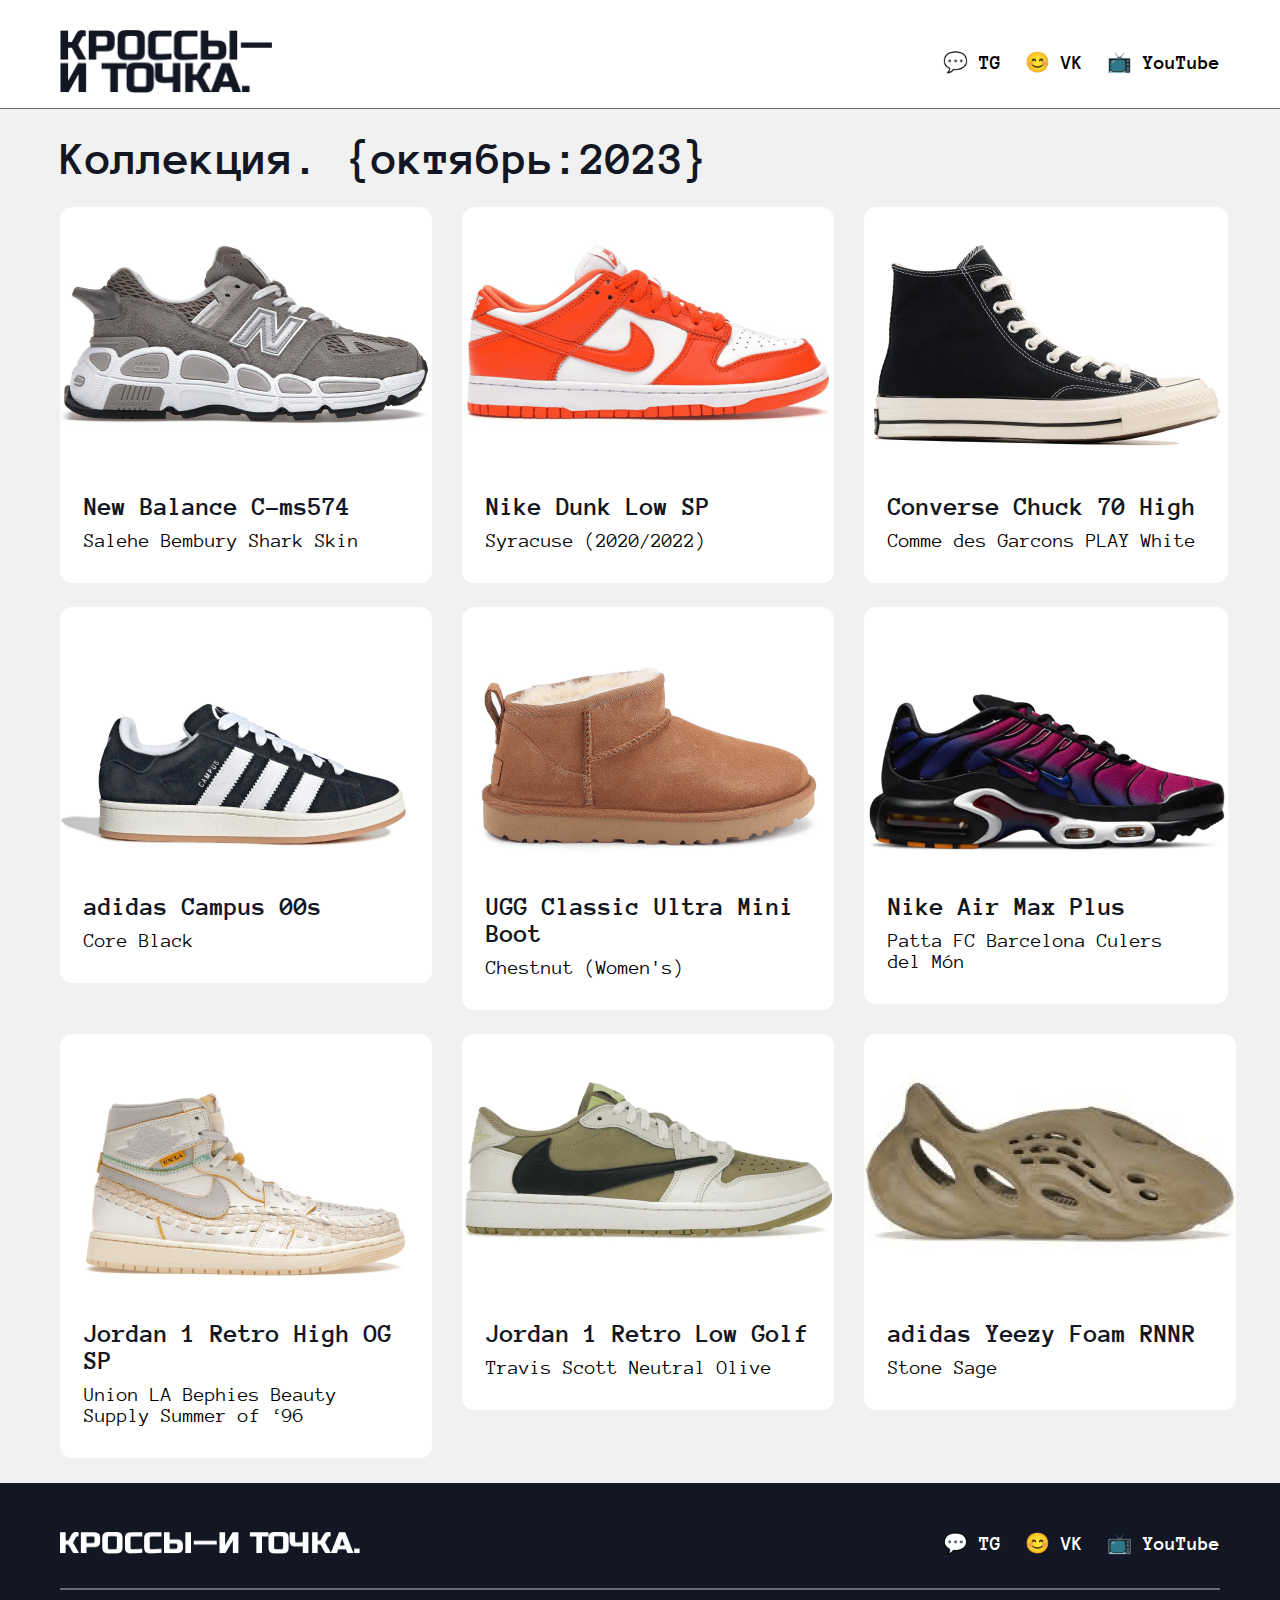
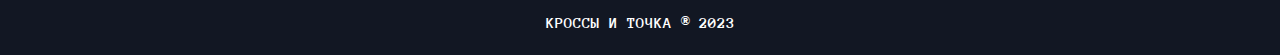
<file: index.html>
<html lang="ru">
  <head>
    <meta charset="UTF-8">
    <meta name="viewport" content="width=device-width, initial-scale=1.0">
    <title>Кроссы — и точка</title>
    <link rel="stylesheet" href="index/style.css"/>
  </head>
  <body>
    
    <header>
      <nav>
        <a class="logo" href=""><img src="img/logo.png" alt="logo" class="logo-img"></a>
        <ul class="contacts">
          <li class="contact"><a href="">💬 TG</a></li>
          <li class="contact"><a href="">😊 VK</a></li>
          <li class="contact"><a href="">📺 YouTube</a></li>
        </ul>
      </nav>
      
    </header>
    
    <main>
      <div class="main-container">
        <h2 class="section-title">Коллекция. {октябрь:2023}</h2>
        
        <div class="three-sneakers-section">
          <a href="sneaker-page1.html">
            <div class="sneaker">
              <img alt="adidas Yeezy Foam RNR" src="img/image 6.png" class="container__image" />
              <div class="container-text-section">
                <h3 class="container__title">
                  New Balance C-ms574
                </h3>
                <p class="container__text">
                  Salehe Bembury Shark Skin
                </p>
              </div>
            </div>
          </a>
            
  
            <a href="sneaker-page2.html">
              <div class="sneaker">
                <img alt="adidas Yeezy Foam RNR" src="img/image 7.png" class="container__image" />
                <div class="container-text-section">
                  <h3 class="container__title">
                    Nike Dunk Low SP
                  </h3>
                  <p class="container__text">
                    Syracuse (2020/2022)
                  </p>
                </div>
              </div>
            </a>
  
            <a href="sneaker-page3.html">
              <div class="sneaker">
                <img alt="adidas Yeezy Foam RNR" src="img/image 4.png" class="container__image" />
                <div class="container-text-section">
                  <h3 class="container__title">
                    Converse Chuck 70 High
                  </h3>
                  <p class="container__text">
                    Comme des Garcons PLAY White
                  </p>
                </div>
              </div>
            </a>
          </div>

          <div class="three-sneakers-section">
            <a href="#">
              <div class="sneaker">
                <img alt="adidas Yeezy Foam RNR" src="img/image 3.png" class="container__image" />
                <div class="container-text-section">
                  <h3 class="container__title">
                    adidas Campus 00s
                  </h3>
                  <p class="container__text">
                    Core Black
                  </p>
                </div>
              </div>
            </a>

            <a href="#">
              <div class="sneaker">
                <img alt="adidas Yeezy Foam RNR" src="img/image 5.png" class="container__image" />
                <div class="container-text-section">
                  <h3 class="container__title">
                    UGG Classic Ultra Mini Boot
                  </h3>
                  <p class="container__text">
                    Chestnut (Women's)
                  </p>
                </div>
              </div>
            </a>

            <a href="#">
              <div class="sneaker">
                <img alt="Jordan 1 Retro Low Golf" src="img/image 1.png" class="container__image" />
                <div class="container-text-section">
                  <h3 class="container__title">
                    Nike Air Max Plus
                  </h3>
                  <p class="container__text">
                    Patta FC Barcelona Culers del
                    Món
                  </p>
                </div>
              </div>
            </a>
          </div>

          <div class="three-sneakers-section">
            <a href="#">
              <div class="sneaker">
                <img alt="Nike Dunk Low SP" src="img/image 2.png" class="container__image" />
                <div class="container-text-section">
                  <h3 class="container__title">
                    Jordan 1 Retro High OG SP
                  </h3>
                  <p class="container__text">
                    Union LA Bephies Beauty Supply Summer of ‘96
                  </p>
                </div>
              </div>
            </a>

            <a href="#">
              <div class="sneaker">
                <img alt="adidas Yeezy Foam RNR" src="img/image 8.png" class="container__image" />
                <div class="container-text-section">
                  <h3 class="container__title">
                    Jordan 1 Retro Low Golf</h3>
                  <p class="container__text">
                    Travis Scott Neutral Olive</p>
                </div>
              </div>
            </a>

            <a href="#">
              <div class="sneaker">
                <img alt="adidas Yeezy Foam RNR" src="img/image 9.png" class="container__image" />
                <div class="container-text-section">
                  <h3 class="container__title">
                    adidas Yeezy Foam RNNR</h3>
                  <p class="container__text">
                    Stone Sage</p>
                </div>
              </div>
            </a>
          </div>
      </div>
    </main>

    <footer>
      <nav>
        <a href="#"><img src="img/logo-footer.png" alt="logo" class="logo-img-footer"></a>
        <ul class="contacts">
          <li class="contact"><a href="">💬 TG</a></li>
          <li class="contact"><a href="">😊 VK</a></li>
          <li class="contact"><a href="">📺 YouTube</a></li>
        </ul>
      </nav>
      <h4 class="footer-text">КРОССЫ И ТОЧКА ® 2023</h4>
    </footer>
  </body> 
</html>
</file>
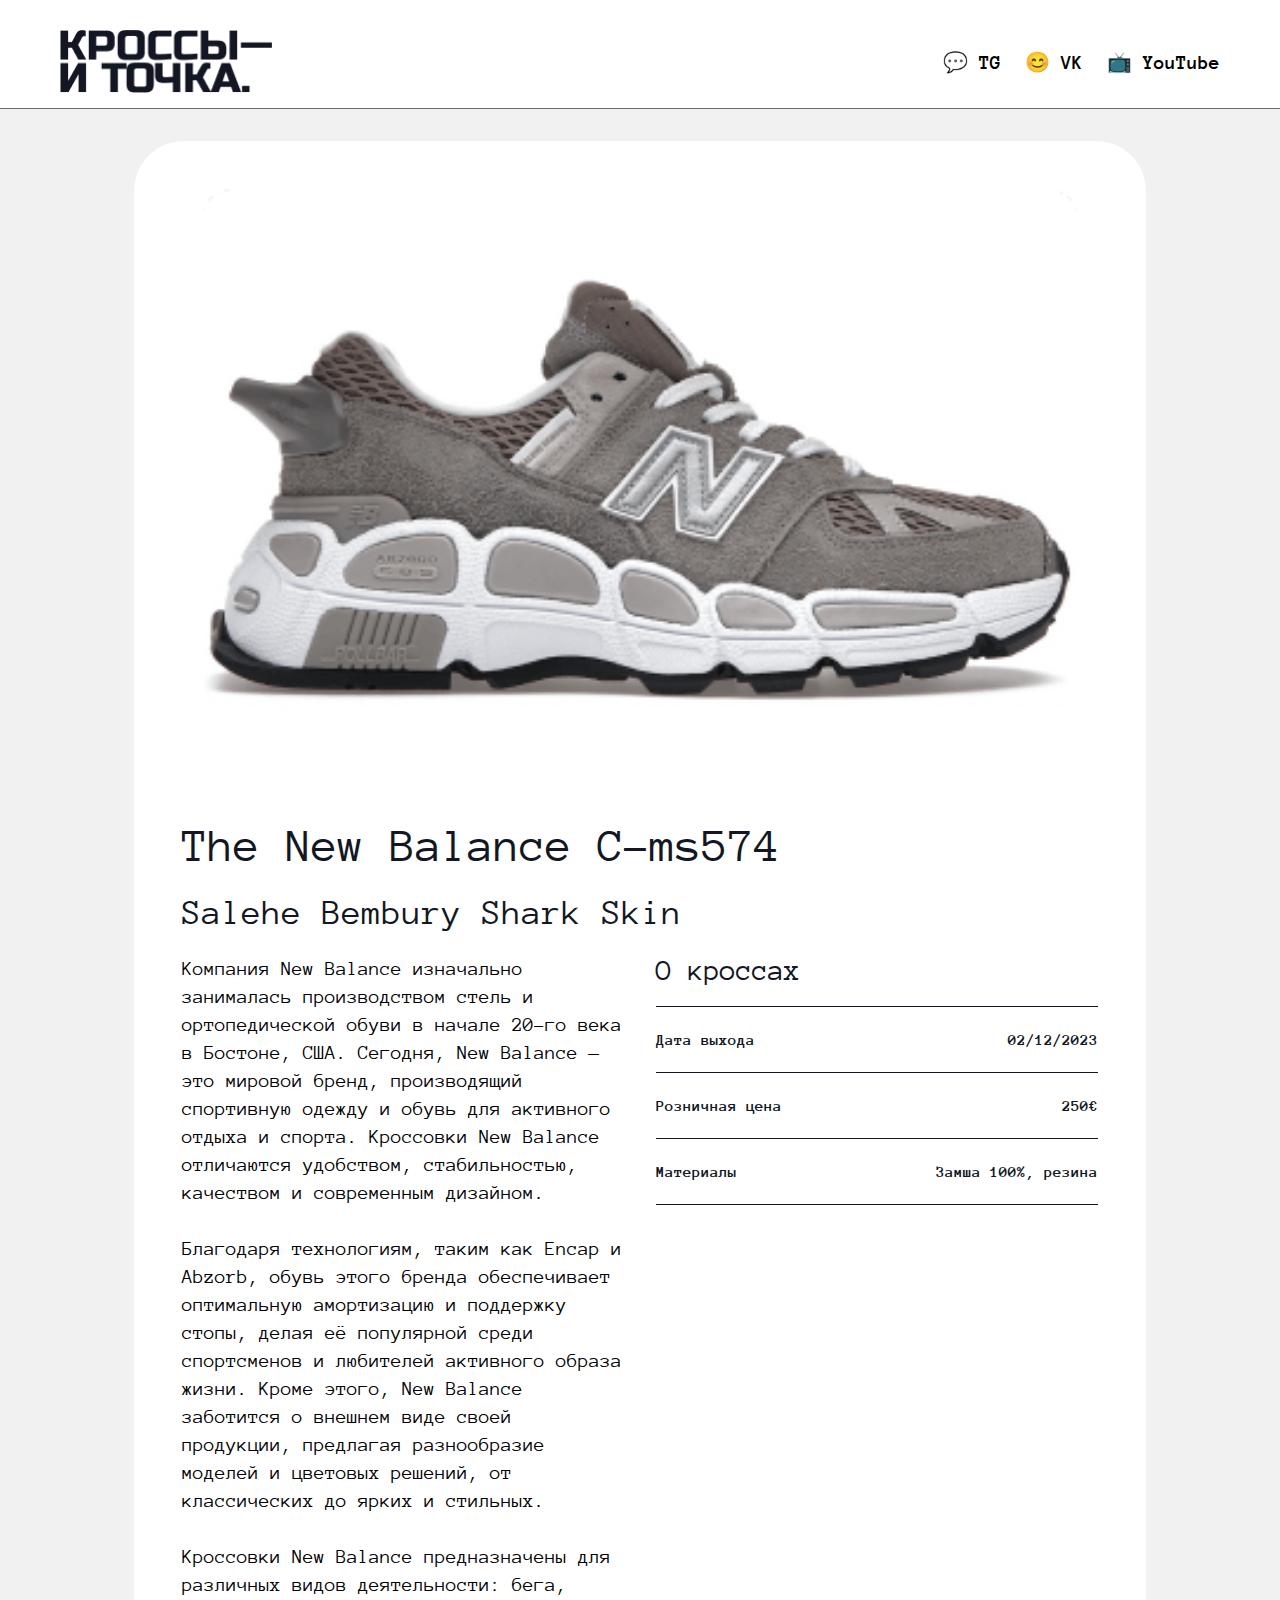
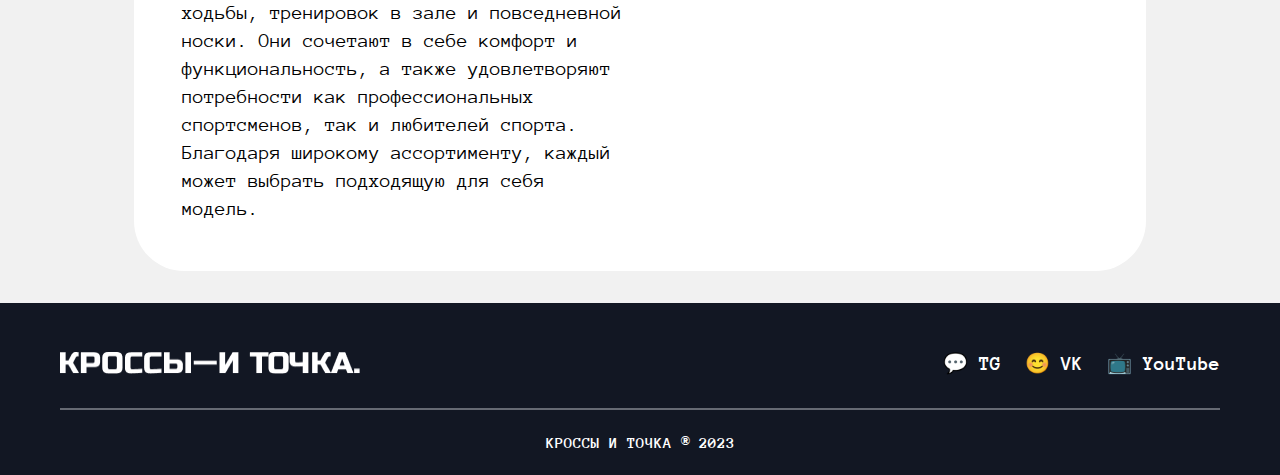
<file: sneaker-page1.html>
<html lang="ru">
  <head>
    <meta charset="UTF-8">
    <meta name="viewport" content="width=device-width, initial-scale=1.0">
    <title>Кроссы — и точка</title>
    <link rel="stylesheet" href="sneaker-page/style.css"/>
  </head>
  <body>

    <header>
      <nav>
        <a class="logo" href="index.html"><img src="img/logo.png" alt="logo" class="logo-img"></a>
        <ul class="contacts">
          <li class="contact"><a href="">💬 TG</a></li>
          <li class="contact"><a href="">😊 VK</a></li>
          <li class="contact"><a href="">📺 YouTube</a></li>
        </ul>
      </nav>
      
    </header>

    <main>
        <section class="sneaker">
            <img class="sneaker-img" src="img/image 6.png" alt="sneaker 1">

            <div class="text-section"> 
              <h1>The New Balance C-ms574</h1>
              <h2>Salehe Bembury Shark Skin</h2>

              <div class="description-section">
                <div class="story">
                  <p>
                    Компания New Balance изначально занималась производством стель и ортопедической обуви в начале 
                    20-го века в Бостоне, США. Сегодня, New Balance — это мировой бренд, производящий спортивную одежду
                    и обувь для активного отдыха и спорта. Кроссовки New Balance отличаются
                    удобством, стабильностью, качеством и современным дизайном.
                  </p>
                  <p>
                    Благодаря технологиям, таким как Encap и Abzorb, обувь этого бренда обеспечивает
                    оптимальную амортизацию и поддержку стопы, делая её популярной среди спортсменов
                    и любителей активного образа жизни. Кроме этого, New Balance заботится о внешнем
                    виде своей продукции, предлагая разнообразие моделей и цветовых решений, от классических
                    до ярких и стильных.
                  </p>
                  <p>
                    Кроссовки New Balance предназначены для различных видов деятельности: бега, ходьбы, тренировок
                    в зале и повседневной носки. Они сочетают в себе комфорт и функциональность, а также
                    удовлетворяют потребности как профессиональных спортсменов, так и любителей спорта. Благодаря
                    широкому ассортименту, каждый может выбрать подходящую для себя модель.
                  </p>
                </div>

                <div class="texnical-information">
                  <h3 class="texnical-information-title">О кроссах</h3>
                  <div class="texnical-information-block texnical-information-block-with-border">
                    <h4>Дата выхода</h4>
                    <h4>02/12/2023</h4>
                  </div>
                  <div class="texnical-information-block">
                    <h4>Розничная цена</h4>
                    <h4>250€</h4>
                  </div>
                  <div class="texnical-information-block texnical-information-block-with-border">
                    <h4>Материалы</h4>
                    <h4>Замша 100%, резина</h4>
                  </div>
                </div>
              </div>
            </div>
        </section>
    </main>

    <footer>
      <nav>
        <a href="index.html"><img src="img/logo-footer.png" alt="logo" class="logo-img-footer"></a>
        <ul class="contacts">
          <li class="contact"><a href="">💬 TG</a></li>
          <li class="contact"><a href="">😊 VK</a></li>
          <li class="contact"><a href="">📺 YouTube</a></li>
        </ul>
      </nav>
      <h4 class="footer-text">КРОССЫ И ТОЧКА ® 2023</h4>
    </footer>
  </body> 
</html>
</file>
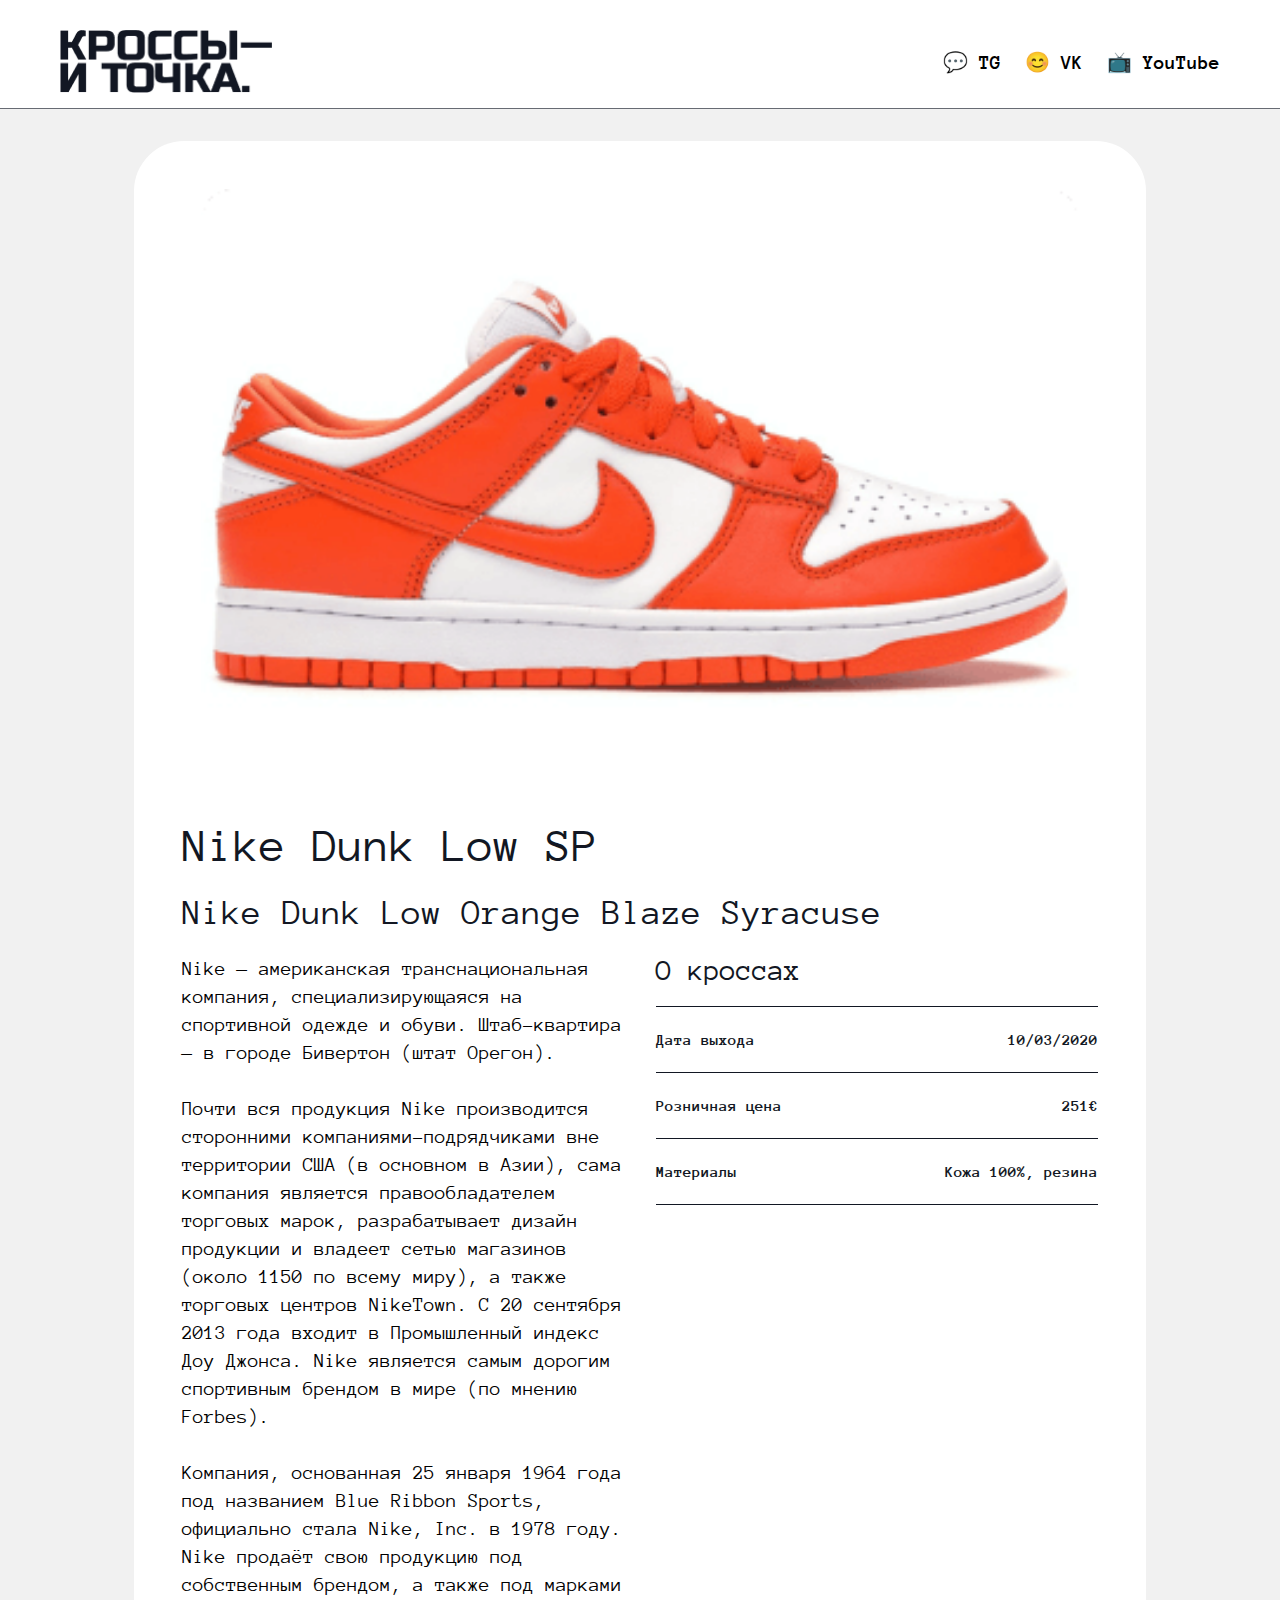
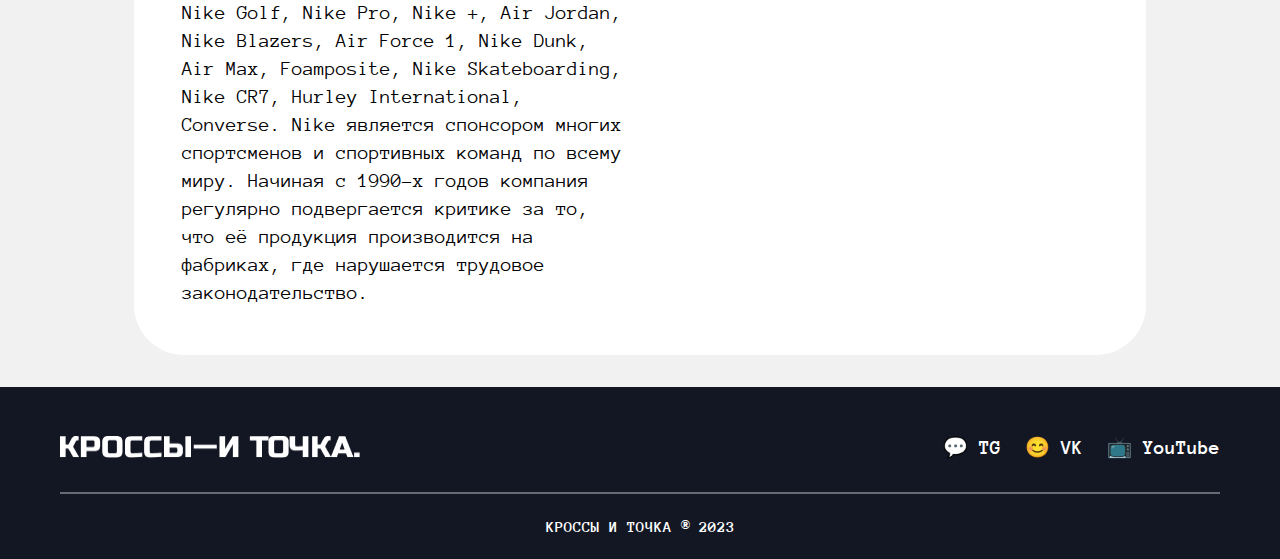
<file: sneaker-page2.html>
<html lang="ru">
  <head>
    <meta charset="UTF-8">
    <meta name="viewport" content="width=device-width, initial-scale=1.0">
    <title>Кроссы — и точка</title>
    <link rel="stylesheet" href="sneaker-page/style.css"/>
  </head>
  <body>

    <header>
      <nav>
        <a class="logo" href="index.html"><img src="img/logo.png" alt="logo" class="logo-img"></a>
        <ul class="contacts">
          <li class="contact"><a href="">💬 TG</a></li>
          <li class="contact"><a href="">😊 VK</a></li>
          <li class="contact"><a href="">📺 YouTube</a></li>
        </ul>
      </nav>
      
    </header>

    <main>
        <section class="sneaker">
            <img class="sneaker-img" src="img/image 7.png" alt="sneaker 1">

            <div class="text-section">
              <h1>Nike Dunk Low SP</h1>
              <h2>Nike Dunk Low Orange Blaze Syracuse</h2>

              <div class="description-section">
                <div class="story">
                  <p>
                    Nike — американская транснациональная компания, специализирующаяся на 
                    спортивной одежде и обуви. Штаб-квартира — в городе Бивертон (штат Орегон).
                  </p>
                  <p>
                    Почти вся продукция Nike производится сторонними компаниями-подрядчиками вне 
                    территории США (в основном в Азии), сама компания является правообладателем 
                    торговых марок, разрабатывает дизайн продукции и владеет сетью магазинов (около 
                    1150 по всему миру), а также торговых центров NikeTown. С 20 сентября 2013 года 
                    входит в Промышленный индекс Доу Джонса. Nike является самым дорогим спортивным 
                    брендом в мире (по мнению Forbes).
                  </p>
                  <p>
                    Компания, основанная 25 января 1964 года под названием Blue Ribbon Sports, 
                    официально стала Nike, Inc. в 1978 году. Nike продаёт свою продукцию под 
                    собственным брендом, а также под марками Nike Golf, Nike Pro, Nike +, Air Jordan,
                     Nike Blazers, Air Force 1, Nike Dunk, Air Max, Foamposite, Nike Skateboarding, 
                     Nike CR7, Hurley International, Converse. Nike является спонсором многих 
                     спортсменов и спортивных команд по всему миру. Начиная с 1990-х годов компания 
                     регулярно подвергается критике за то, что её продукция производится на фабриках,
                     где нарушается трудовое законодательство.
                  </p>
                </div>

                <div class="texnical-information">
                  <h3 class="texnical-information-title">О кроссах</h3>
                  <div class="texnical-information-block texnical-information-block-with-border">
                    <h4>Дата выхода</h4>
                    <h4>10/03/2020</h4>
                  </div>
                  <div class="texnical-information-block">
                    <h4>Розничная цена</h4>
                    <h4>251€</h4>
                  </div>
                  <div class="texnical-information-block texnical-information-block-with-border">
                    <h4>Материалы</h4>
                    <h4>Кожа 100%, резина</h4>
                  </div>
                </div>
              </div>
            </div>
        </section>
    </main>

    <footer>
      <nav>
        <a href="index.html"><img src="img/logo-footer.png" alt="logo" class="logo-img-footer"></a>
        <ul class="contacts">
          <li class="contact"><a href="">💬 TG</a></li>
          <li class="contact"><a href="">😊 VK</a></li>
          <li class="contact"><a href="">📺 YouTube</a></li>
        </ul>
      </nav>
      <h4 class="footer-text">КРОССЫ И ТОЧКА ® 2023</h4>
    </footer>
  </body> 
</html>
</file>
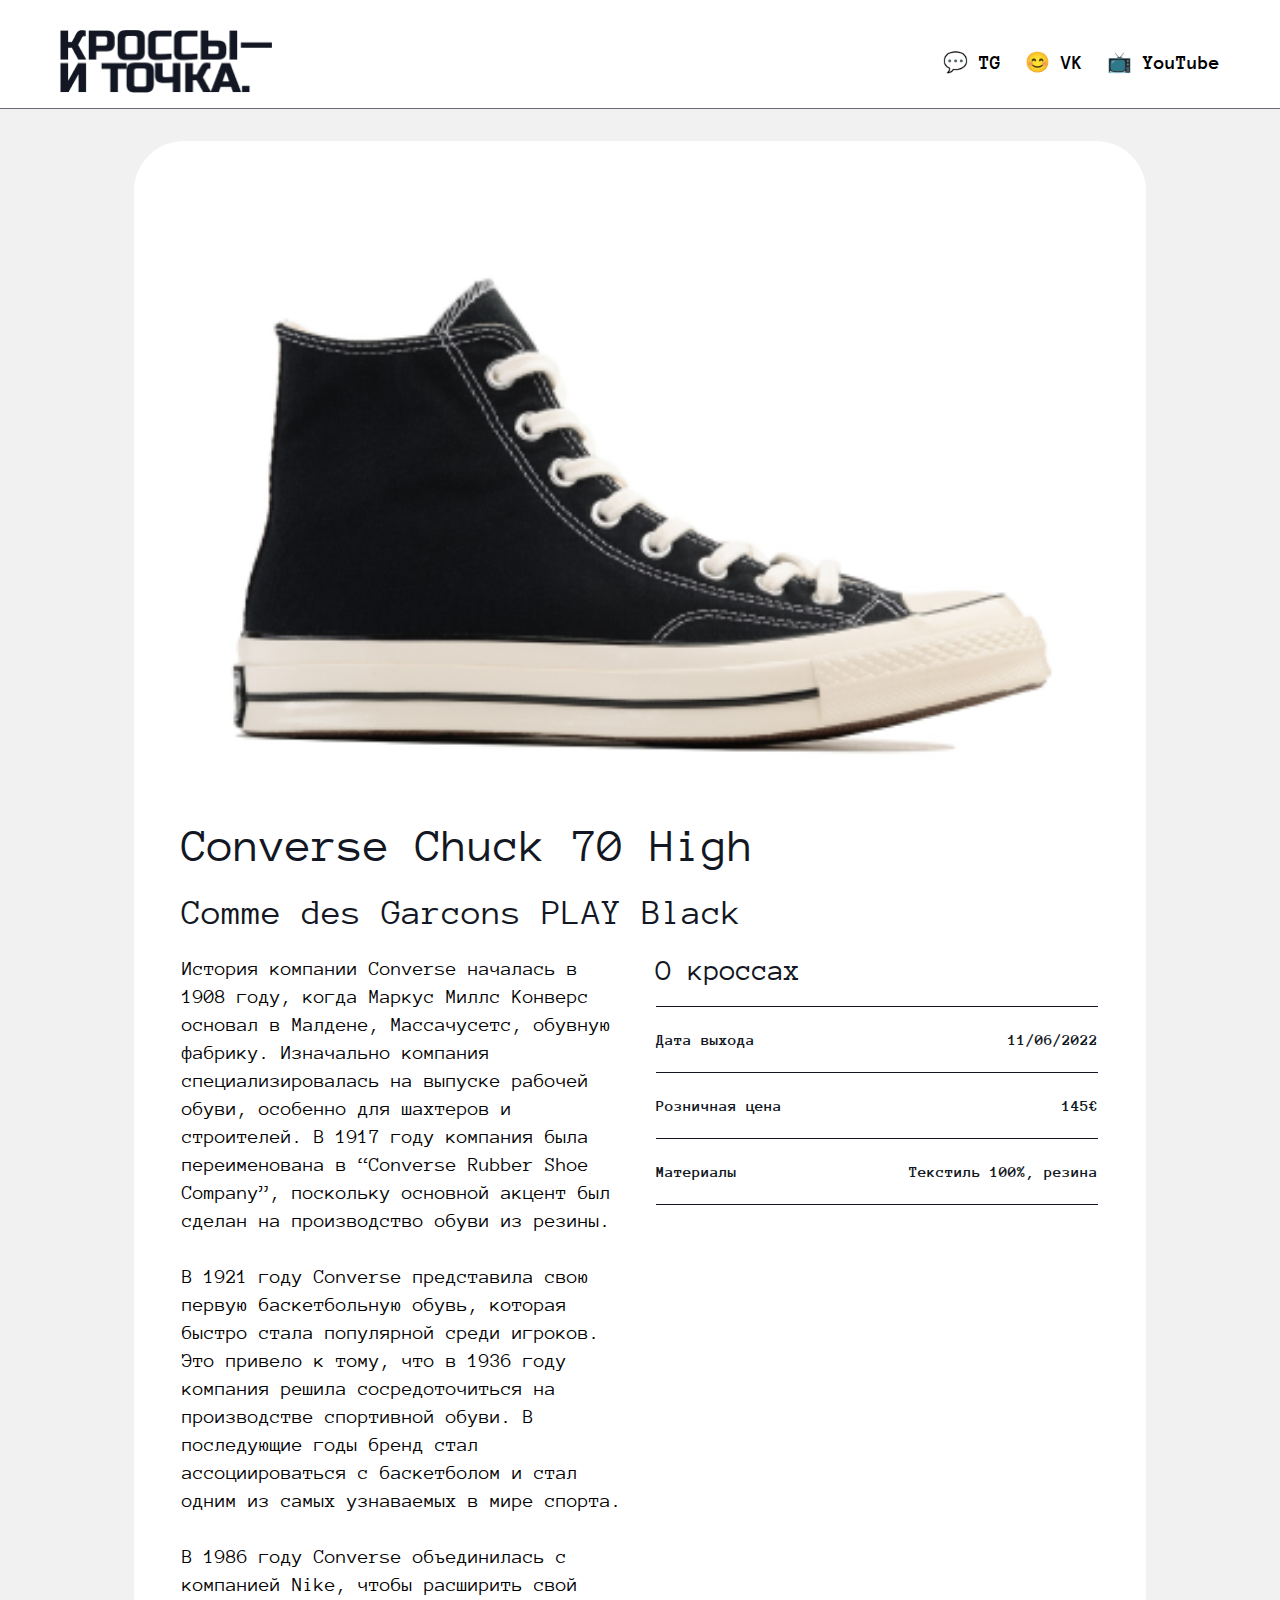
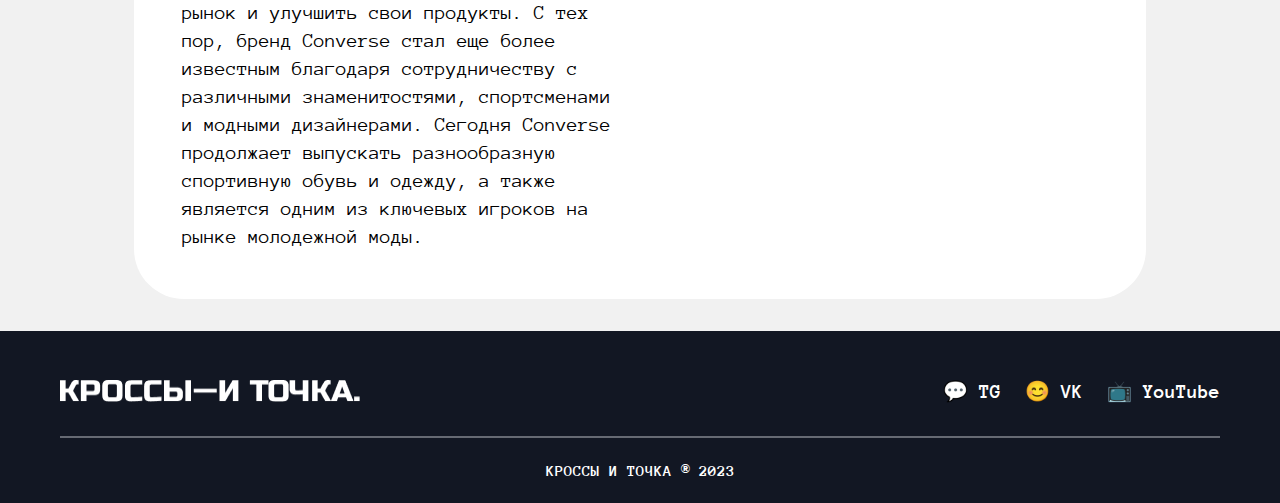
<file: sneaker-page3.html>
<html lang="ru">
  <head>
    <meta charset="UTF-8">
    <meta name="viewport" content="width=device-width, initial-scale=1.0">
    <title>Кроссы — и точка</title>
    <link rel="stylesheet" href="sneaker-page/style.css"/>
  </head>
  <body>

    <header>
      <nav>
        <a class="logo" href="index.html"><img src="img/logo.png" alt="logo" class="logo-img"></a>
        <ul class="contacts">
          <li class="contact"><a href="">💬 TG</a></li>
          <li class="contact"><a href="">😊 VK</a></li>
          <li class="contact"><a href="">📺 YouTube</a></li>
        </ul>
      </nav>
      
    </header>

    <main>
        <section class="sneaker">
            <img class="sneaker-img" src="img/image 4.png" alt="sneaker 1">

            <div class="text-section">
              <h1>Converse Chuck 70 High</h1>
              <h2>Comme des Garcons PLAY Black</h2>

              <div class="description-section">
                <div class="story">
                  <p>
                    История компании Converse началась в 1908 году, когда Маркус Миллс Конверс 
                    основал в Малдене, Массачусетс, обувную фабрику. Изначально компания специализировалась 
                    на выпуске рабочей обуви, особенно для шахтеров и строителей. В 1917 году компания 
                    была переименована в “Converse Rubber Shoe Company”, поскольку основной акцент был 
                    сделан на производство обуви из резины.
                  </p>
                  <p>
                    В 1921 году Converse представила свою первую баскетбольную обувь, которая быстро 
                    стала популярной среди игроков. Это привело к тому, что в 1936 году компания 
                    решила сосредоточиться на производстве спортивной обуви. В последующие годы бренд 
                    стал ассоциироваться с баскетболом и стал одним из самых узнаваемых в мире спорта.
                  </p>
                  <p>
                    В 1986 году Converse объединилась с компанией Nike, чтобы расширить свой рынок и 
                    улучшить свои продукты. С тех пор, бренд Converse стал еще более известным 
                    благодаря сотрудничеству с различными знаменитостями, спортсменами и модными 
                    дизайнерами. Сегодня Converse продолжает выпускать разнообразную спортивную обувь 
                    и одежду, а также является одним из ключевых игроков на рынке молодежной моды.
                  </p>
                </div>

                <div class="texnical-information">
                  <h3 class="texnical-information-title">О кроссах</h3>
                  <div class="texnical-information-block texnical-information-block-with-border">
                    <h4>Дата выхода</h4>
                    <h4>11/06/2022</h4>
                  </div>
                  <div class="texnical-information-block">
                    <h4>Розничная цена</h4>
                    <h4>145€</h4>
                  </div>
                  <div class="texnical-information-block texnical-information-block-with-border">
                    <h4>Материалы</h4>
                    <h4>Текстиль 100%, резина</h4>
                  </div>
                </div>
              </div>
            </div>
        </section>
    </main>

    <footer>
      <nav>
        <a href="index.html"><img src="img/logo-footer.png" alt="logo" class="logo-img-footer"></a>
        <ul class="contacts">
          <li class="contact"><a href="">💬 TG</a></li>
          <li class="contact"><a href="">😊 VK</a></li>
          <li class="contact"><a href="">📺 YouTube</a></li>
        </ul>
      </nav>
      <h4 class="footer-text">КРОССЫ И ТОЧКА ® 2023</h4>
    </footer>
  </body> 
</html>
</file>
<file: index/style.css>
*{
  margin: 0;
  padding: 0;
  font-family: "Anonymous Pro", sans-serif;
}

body {
  background: #f1f1f1;
}

@font-face {
    font-family: "Anonymous Pro";
    src: url(/fonts/AnonymousPro-Bold.ttf);
    font-weight: 700;
}

@font-face {
  font-family: "Anonymous Pro";
  src: url(/fonts/AnonymousPro-Regular.ttf);
}

h1, h2, h3, h4 {
  color: #121723;
}

nav {
  padding: 30px 0 15px 0 ;
  display: flex;
  justify-content: space-between;
  align-items: center;
  width: 1160px;
}
header {
  display: flex;
  justify-content: center;
  background: #fff;
  border-bottom: #676B73 solid 1px;
}
.logo-img {
  width: 212px;
  height: 63.24px;
}

.contacts {
  display: flex;
  list-style: none;
  column-gap: 24px;
}
.contact a {
  text-decoration: none;
  color: #000;
  font-size: 20px;
  font-weight: bold;
}

main {
  display: flex;
  flex-direction: column;
  align-items: center;
  margin-bottom: 25px;
}

.main-container {
  display: flex;
  flex-direction: column;
  row-gap: 24px;
  width: 1160px;
}

.section-title{
  font-size: 48px;
  margin-top: 25px;
  
  font-weight: 700;
}

.three-sneakers-section {
  display: flex;
  column-gap: 30px;
  align-items: flex-start;
}
.three-sneakers-section a {
  color: #000;
  text-decoration: none;
}

.sneaker {
  background: #fff;
  border-radius: 12px;
  transition: transform 200ms ease-in-out;
}
.sneaker:hover {
  transform: translateY(-10px);
  box-shadow: 0px 4px 4px 0px rgba(0, 0, 0, 0.25);
}

.container-text-section {
  padding: 32px 24px;
  box-sizing: border-box;
}
.container__title {
  font-size: 26px;
  font-weight: 700;
  margin-bottom: 10px;
}
.container__text {
  font-size: 20px;
  font-weight: 400;
}
.container__image {
  border-radius: 12px;
}

footer {
  display: flex;
  flex-direction: column;
  align-items: center;
  background: #121723;
}
footer nav {
  border-bottom: solid rgba(230, 232, 236, 0.4) 2px;
  width: 1160px;
  justify-content: space-between;
  height: 60px;
}
footer a, h4 {
  color: #fff !important;
}
.footer-text {
  color: #A1A6B4;
  text-align: center;
  margin: 24px 0;
  font-weight: 700;
  font-size: 16px;
}
footer a, ul {
  margin: 0 !important;
}
.logo-img-footer {
  width: 299.653px;
  height: 22.32px;
}





@media screen and (min-width: 750px) and (max-width: 1245px) {
  nav {
    padding: 20px 0 10px 0 ;
    display: flex;
    justify-content: space-between;
    align-items: center;
    width: 750px;
  }
  .logo-img {
    width: 142px;
    height: 43px;
  }
  .contacts {
    column-gap: 14px;
  }
  .contact a {
    font-size: 14px;
  }
  
  main {
    margin-bottom: 15px;
  }
  
  .main-container {
    row-gap: 14px;
    width: 750px;
  }
  
  .section-title{
    font-size: 32px;
    margin-top: 15px;
  }
  .three-sneakers-section {
    column-gap: 25px;
  }
  
  .sneaker {
    width: 100%;
  }
  .container-text-section {
    padding: 14px 16px;
  }
  .container__title {
    font-size: 20px;
    margin-bottom: 6px;
  }
  .container__text {
    font-size: 15px;
  }
  .container__image {
    width: 100%;
  }
  footer nav {
    width: 750px;
    height: 30px;
    border-width: 1px;
  }
  .footer-text {
    margin: 14px 0;
    font-size: 12px;
  }
  .logo-img-footer {
    width: 199px;
    height: 15px;
  }
}

@media screen and (max-width: 750px) {
  nav {
    display: flex;
    flex-direction: column;
    gap: 24px;
    margin: 24px 16px;
    padding: 0;
  }
  .contacts {
    gap: 24px;
    font-size: 20px;
  }
  .logo {
    width: 215px;
    height: 64px;
  }

  main {
    margin-bottom: 32px;
  }

  .main-container {
    gap: 0;
    width: 91.47%;
  }
  .section-title{
    font-size: 32px;
    margin: 32px 0;
  }

  .three-sneakers-section {
    flex-direction: column;
    gap: 24px;
    margin-bottom: 24px;
  }
  .sneaker {
    width: 100%;
    align-items: center;
  }
  .container__image {
    width: 100%;
  }
  .container__title {
    font-size: 26px;
  }
  .container__text {
    font-size: 20px;
  }

  footer nav {
    justify-content: center;
    gap: 32px;
    margin: 32px 16px 0 16px;
    width: 91.47%;
    height: 74px;
    padding-bottom: 24px;
  }
  .footer-text {
    font-size: 16px;
  }

  .logo-img-footer {
    width: 300px;
    height: 22px;
  }

}
</file>
<file: sneaker-page/style.css>
@font-face {
    font-family: 'Anonymous Pro';
    src: url(/fonts/AnonymousPro-Bold.ttf);
    font-weight: 700;
}

@font-face {
    font-family: 'Anonymous Pro';
    src: url(/fonts/AnonymousPro-Regular.ttf);
    font-weight: 400;
}
*{
    margin: 0;
    padding: 0;
    font-family: 'Anonymous Pro', sans-serif;
}

body {
    background: #f1f1f1;
}


h1, h2, h3, h4 {
    color: #121723;
}

nav {
    padding: 30px 0 15px 0 ;
    display: flex;
    justify-content: space-between;
    align-items: center;
    width: 1160px;
}
header {
    display: flex;
    justify-content: center;
    background: #fff;
    border-bottom: #676B73 solid 1px;
}
.logo-img {
    width: 212px;
    height: 63.24px;
}

.contacts {
    display: flex;
    list-style: none;
    column-gap: 24px;
}
.contact a {
    text-decoration: none;
    color: #000;
    font-size: 20px;
    font-weight: bold;
}


main {
    display: flex;
    justify-content: center;
}
.sneaker {
    width: 79.1%;
    display: flex;
    flex-direction: column;
    align-items: center;
    gap: 32px;
    background-color: #fff;
    border-radius: 50px;
    margin: 32px 0;
    padding: 48px;
    box-sizing: border-box;
}
.sneaker-img {
    height: 600px;
}
.text-section {
    display: flex;
    flex-direction: column;
    gap: 24px;
}
.text-section h1 {
    font-size: 48px;
    font-weight: 400;
}
.text-section h2 {
    font-size: 36px;
    font-weight: 400;
}
.description-section {
    display: flex;
    gap: 32px;
}
.story {
    display: flex;
    flex-direction: column;
    gap: 28px;
    width: 48.47%;
}
.story p {
    font-size: 20px;
    font-weight: 400;
    line-height: 28px;
}
.texnical-information {
    width: 48.47%;
}
.texnical-information-title {
    font-size: 30px;
    font-weight: 400;
    margin-bottom: 20px;
}
.texnical-information-block {
    display: flex;
    justify-content: space-between;
    padding: 24px 0;
}
.texnical-information-block-with-border {
    border-top: #121723 solid 1px;
    border-bottom: #121723 solid 1px;
}


footer {
    display: flex;
    flex-direction: column;
    align-items: center;
    background: #121723;
}
footer nav {
    border-bottom: solid rgba(230, 232, 236, 0.4) 2px;
    width: 1160px;
    justify-content: space-between;
    height: 60px;
}
footer a, footer h4 {
    color: #fff !important;
}
.footer-text {
    color: #A1A6B4;
    text-align: center;
    margin: 24px 0;
    font-weight: 700;
    font-size: 16px;
}
footer a, footer ul {
    margin: 0 !important;
}
.logo-img-footer {
    width: 299.653px;
    height: 22.32px;
}





@media screen and (min-width: 750px) and (max-width: 1245px) {
    nav {
        padding: 20px 0 10px 0 ;
        display: flex;
        justify-content: space-between;
        align-items: center;
        width: 750px;
    }
    .logo-img {
        width: 142px;
        height: 43px;
    }
    .contacts {
        column-gap: 14px;
    }
    .contact a {
        font-size: 14px;
    }

    footer nav {
        width: 750px;
        height: 30px;
        border-width: 1px;
    }
    .footer-text {
        margin: 14px 0;
        font-size: 12px;
    }
    .logo-img-footer {
        width: 199px;
        height: 15px;
    }
}

@media screen and (max-width: 750px) {
    nav {
        display: flex;
        flex-direction: column;
        gap: 24px;
        margin: 24px 16px;
        padding: 0;
    }
    .contacts {
        gap: 24px;
        font-size: 20px;
    }
    .logo {
        width: 215px;
        height: 64px;
    }

    
    .sneaker {
        width: 91.47%;
        padding: 24px;
        border-radius: 12px;
    }
    .sneaker-img {
        height: 172px;
    }
    .text-section {
        gap: 24px;
    }
    .text-section h1 {
        font-size: 32px;
    }
    .text-section h2 {
        font-size: 20px;
    }
    .description-section {
        flex-direction: column;
        width: 100%;
    }
    .story {
        width: 100%;
    }
    .texnical-information {
        width: 100%;
    }

    footer nav {
        justify-content: center;
        gap: 32px;
        margin: 32px 16px 0 16px;
        width: 91.47%;
        height: 74px;
        padding-bottom: 24px;
    }
    .footer-text {
        font-size: 16px;
    }

    .logo-img-footer {
        width: 300px;
        height: 22px;
    }
}
</file>
